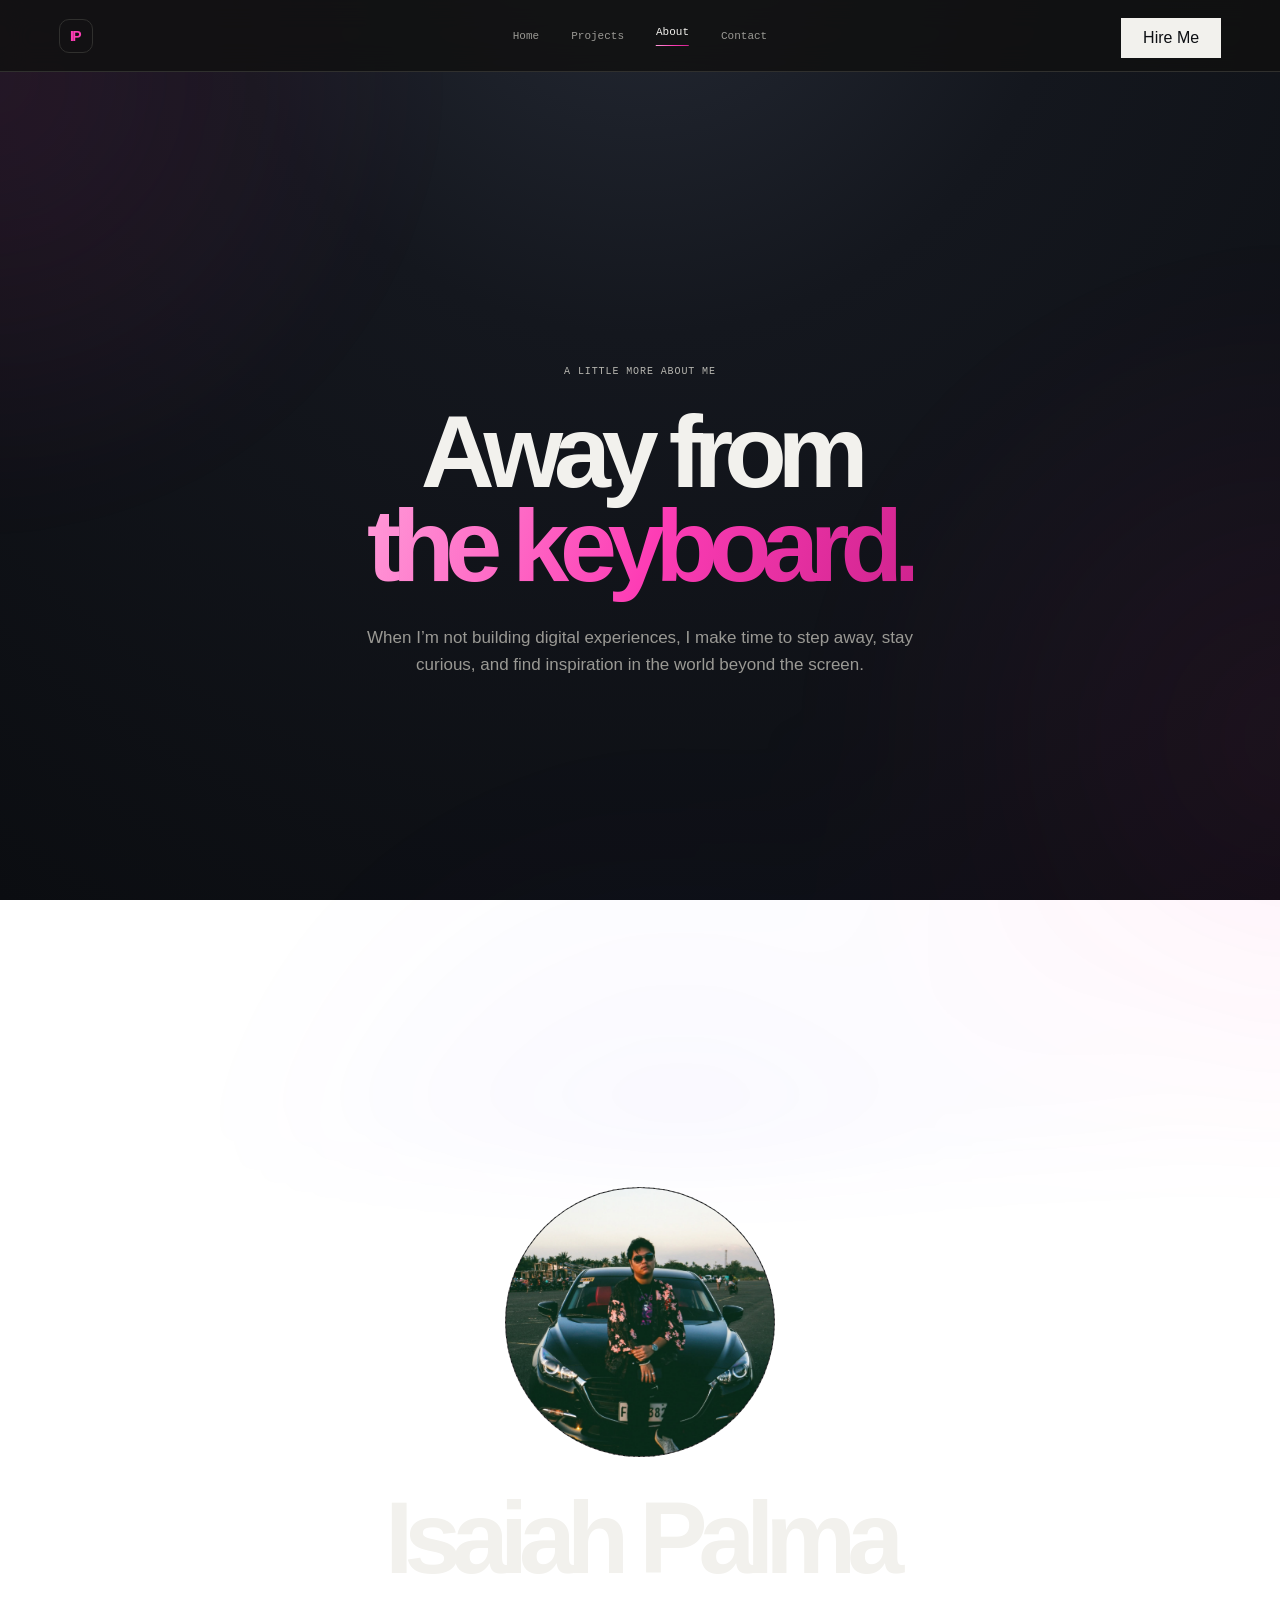
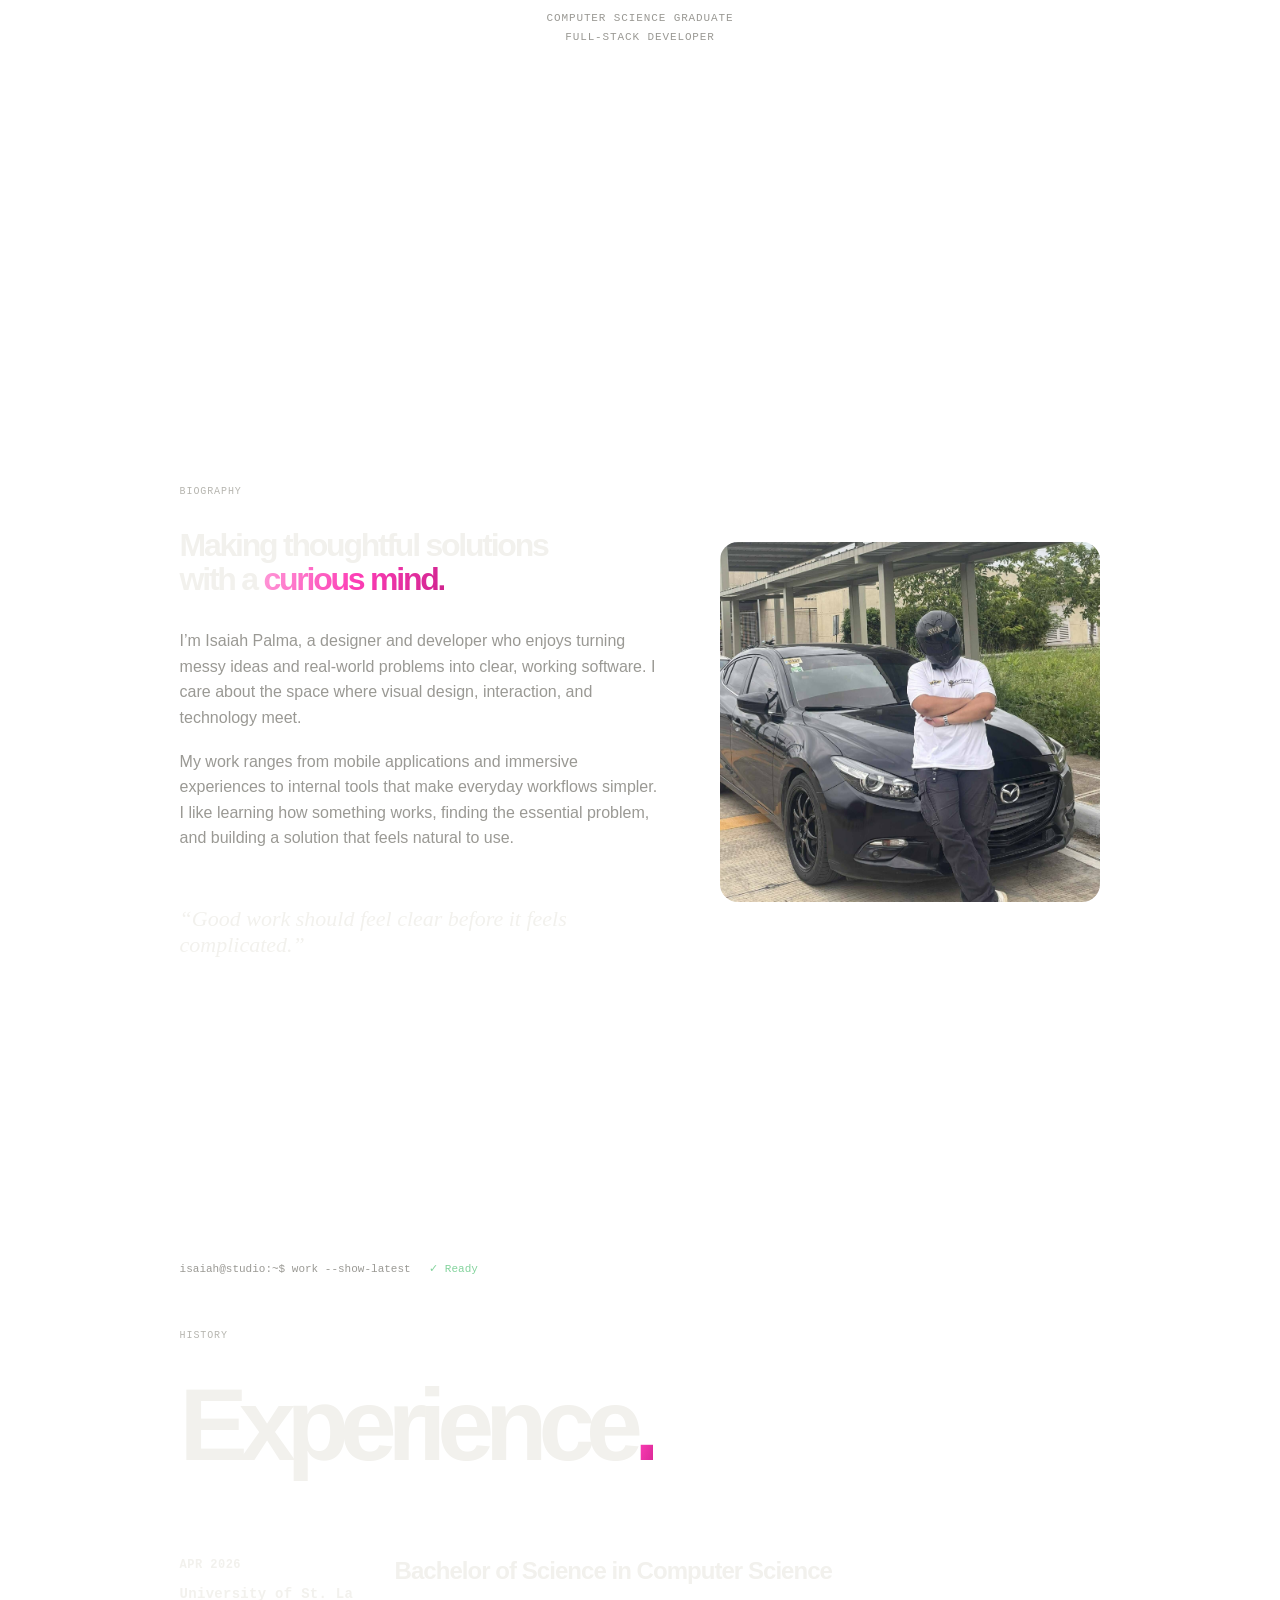
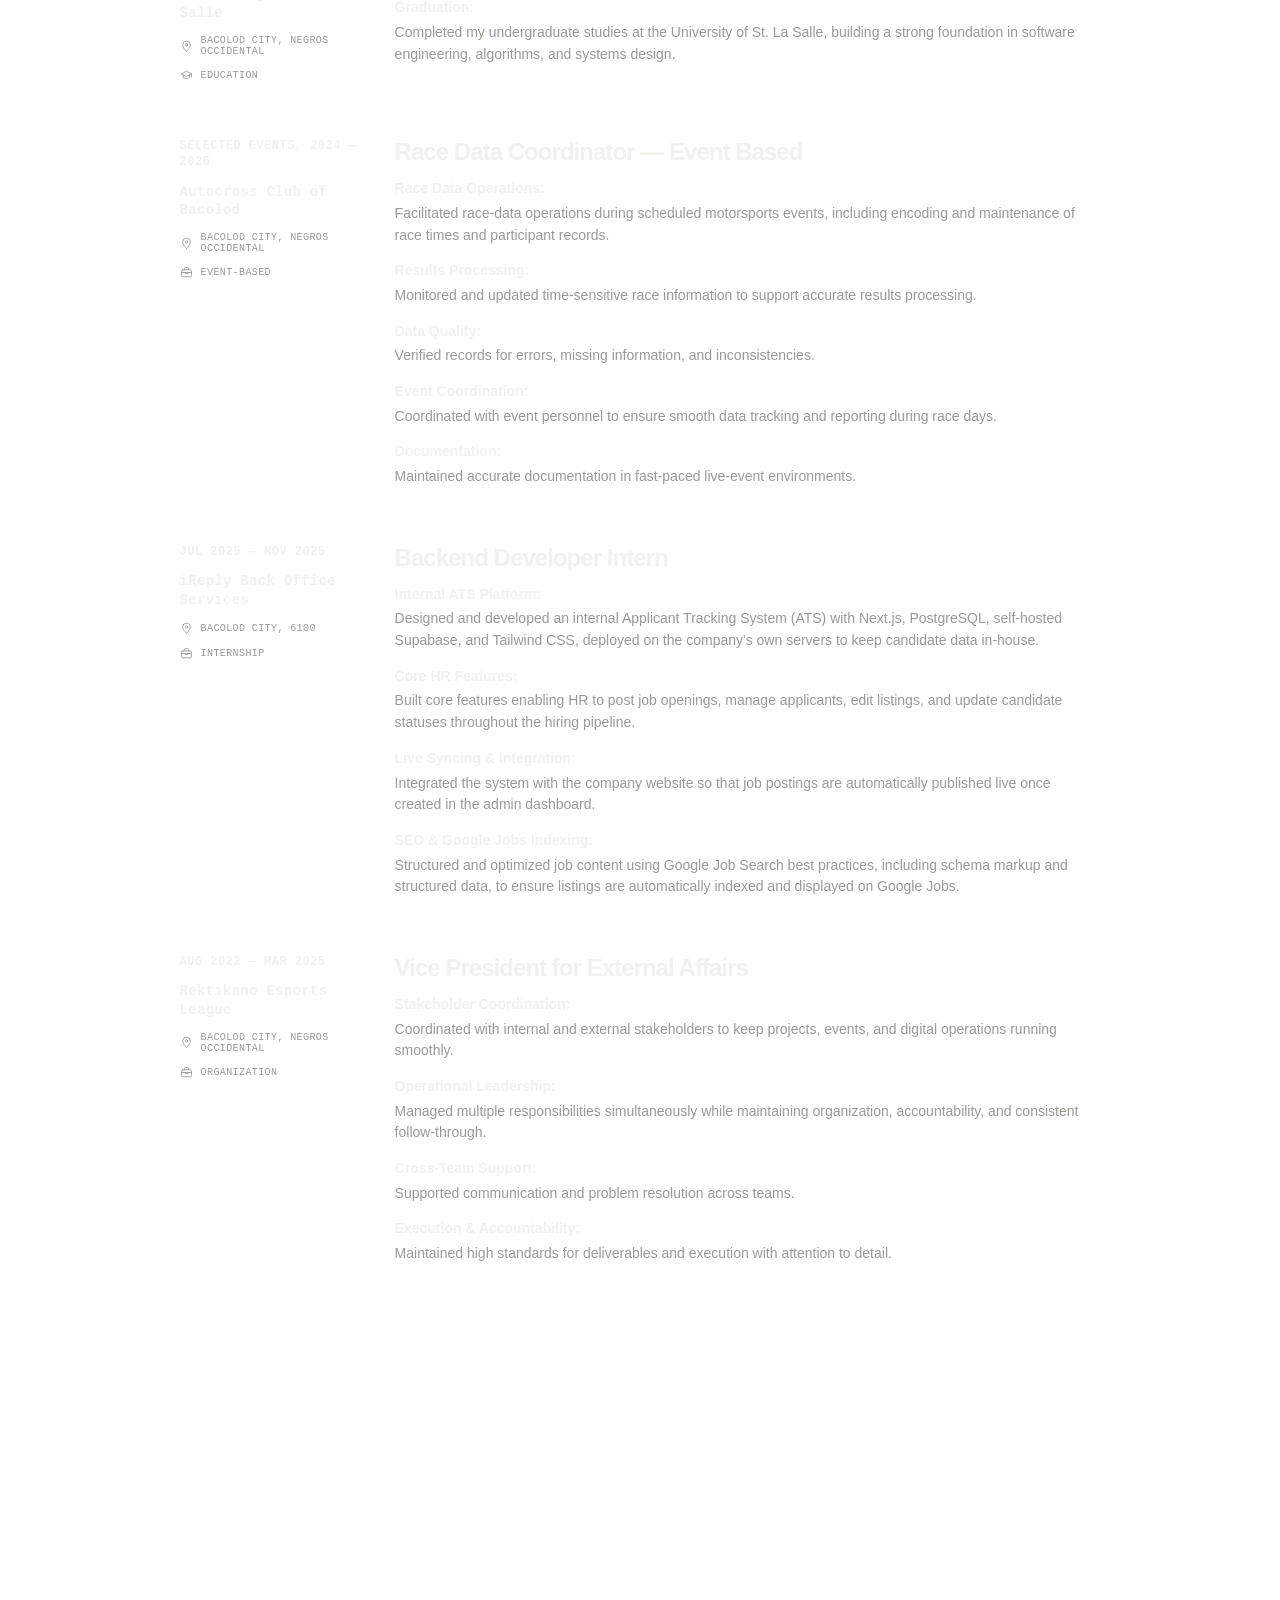
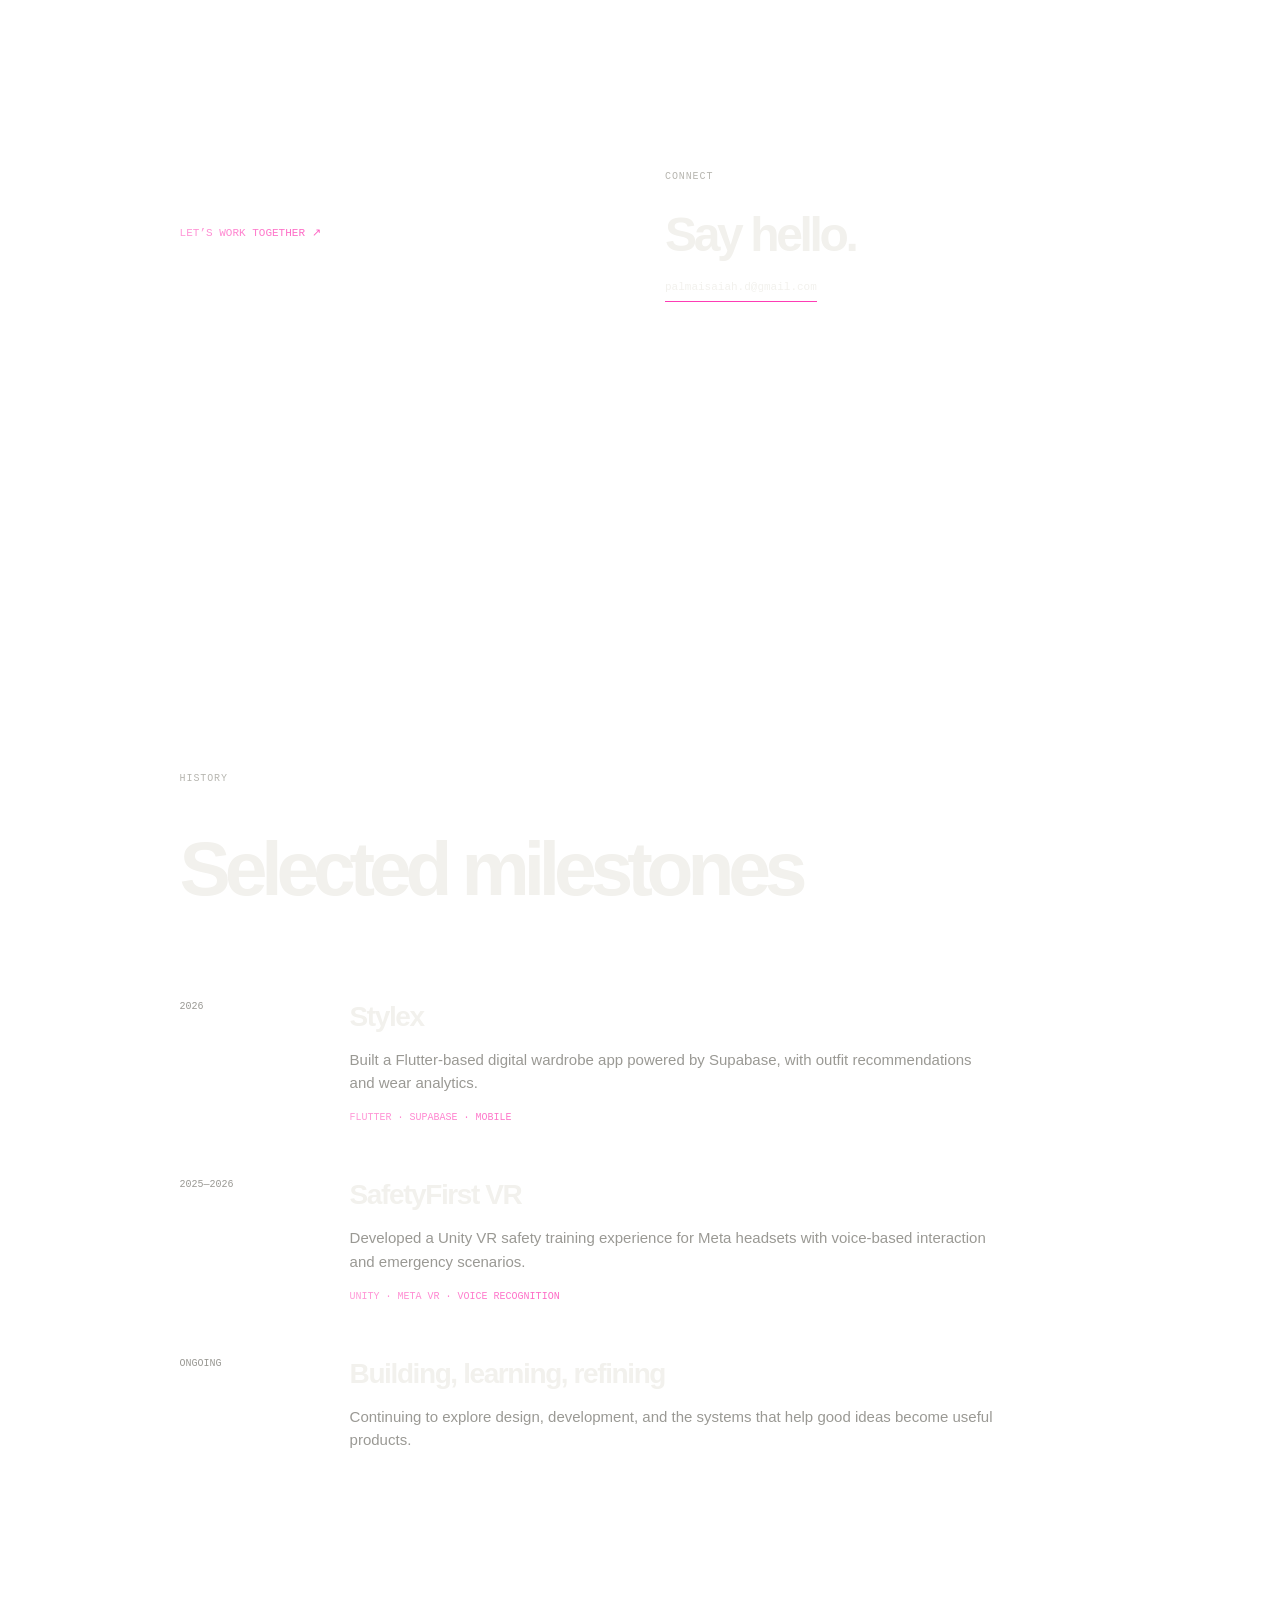
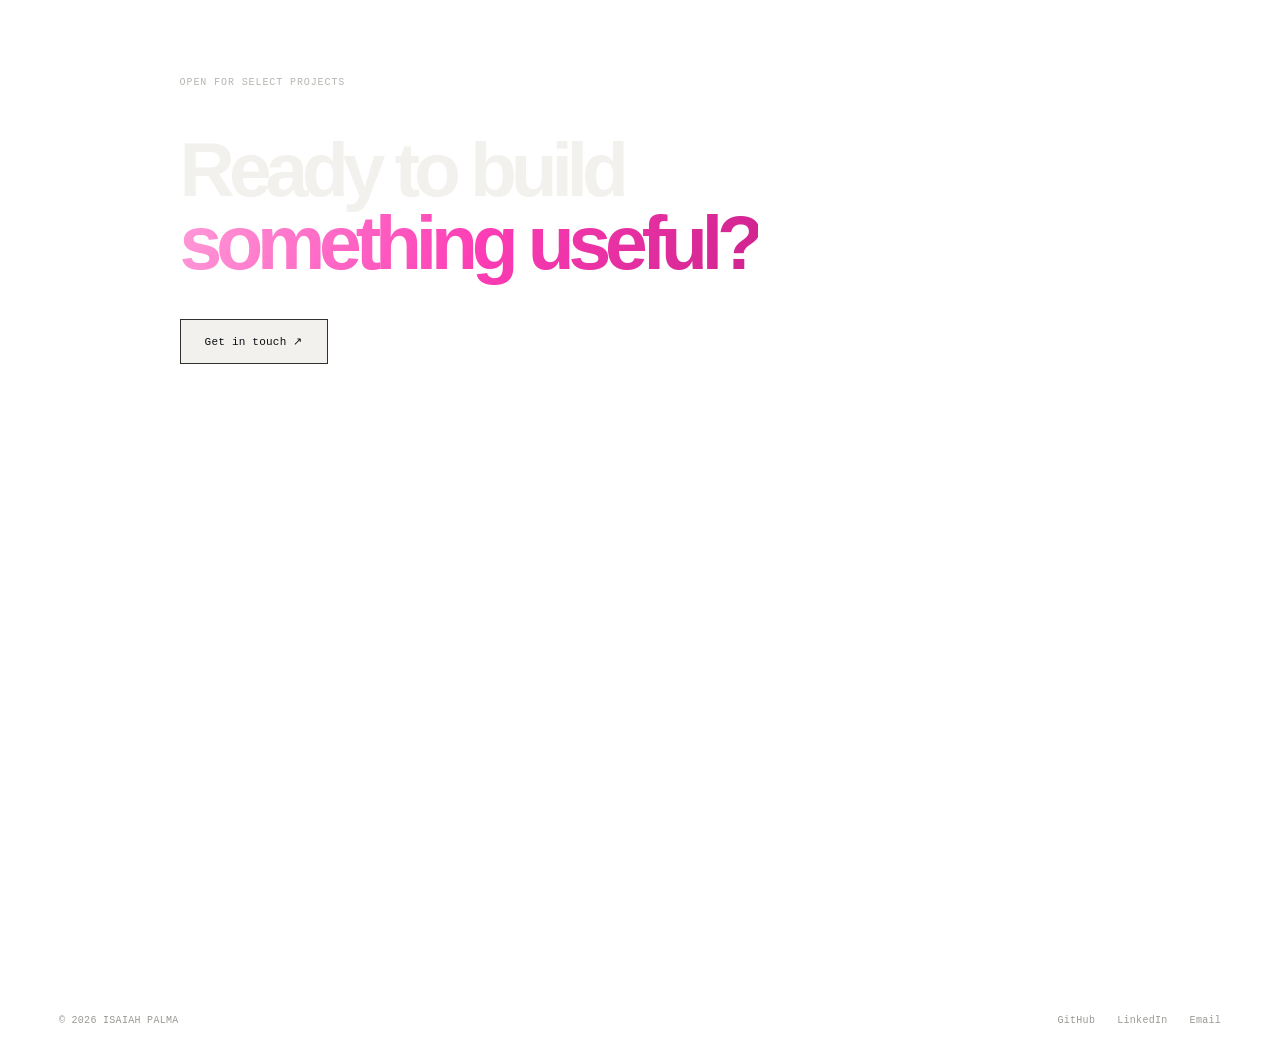
<file: about/index.html>
<!doctype html>
<html lang="en">
<head>
<link rel="icon" type="image/svg+xml" href="/favicon.svg"/>
<meta charset="UTF-8"/>
<meta name="viewport" content="width=device-width,initial-scale=1.0"/>
<meta name="description" content="About Isaiah Palma — designer and developer."/>
<title>Isaiah Palma | Developer</title>
<link rel="stylesheet" href="../styles.css"/>
<link rel="stylesheet" href="../theme-overrides.css"/>
<link rel="stylesheet" href="../header-fix.css"/>
<link rel="stylesheet" href="../about.css"/>
<link rel="stylesheet" href="../about-hero-fix.css"/>
<link rel="stylesheet" href="../about-away.css"/>
<link rel="stylesheet" href="../footer.css"/>
</head>
<body class="about-page">
<div class="site-shell">
<header class="nav-wrap">
<a class="logo monogram" href="../index.html" aria-label="Isaiah Palma home">IP</a>
<button class="menu-toggle" aria-label="Toggle navigation" aria-expanded="false"><span></span><span></span></button>
<nav class="nav">
<a href="../index.html">Home</a>
<a href="../projects/">Projects</a>
<a class="active" href="./">About</a>
<a href="../contact/">Contact</a>
<a class="nav-cta nav-cta-mobile" href="../contact/">Hire Me</a>
</nav>
<a class="nav-cta nav-cta-desktop" href="../contact/">Hire Me</a>
</header>
<main>
<section class="about-away about-wrap">
<p class="eyebrow">A LITTLE MORE ABOUT ME</p>
<h2>Away from<br/><span>the keyboard.</span></h2>
<p>When I’m not building digital experiences, I make time to step away, stay curious, and find inspiration in the world beyond the screen.</p>
</section>
<section class="about-hero about-wrap">
<div class="profile-image"><img src="../Images/Profile.jpg" alt="Isaiah Palma"/></div>
<div class="about-identity"><h1>Isaiah Palma</h1><p class="about-role">COMPUTER SCIENCE GRADUATE<br/><span>FULL-STACK DEVELOPER</span></p></div>
</section>
<section class="about-bio about-wrap"><div class="about-bio-copy"><p class="eyebrow">BIOGRAPHY</p><h2>Making thoughtful solutions with a <span>curious mind.</span></h2><div class="bio-copy"><p>I’m Isaiah Palma, a designer and developer who enjoys turning messy ideas and real-world problems into clear, working software. I care about the space where visual design, interaction, and technology meet.</p><p>My work ranges from mobile applications and immersive experiences to internal tools that make everyday workflows simpler. I like learning how something works, finding the essential problem, and building a solution that feels natural to use.</p></div><blockquote>“Good work should feel clear before it feels complicated.”</blockquote></div><div class="about-visuals" aria-label="Biography image slideshow"><div class="is-active"><img src="../Images/Biography/1.jpg" alt="Isaiah Palma biography image 1"/></div><div><img src="../Images/Biography/2.jpg" alt="Isaiah Palma biography image 2"/></div><div><img src="../Images/Biography/3.jpg" alt="Isaiah Palma biography image 3"/></div></div></section>
<section class="writings about-wrap">
<div class="work-heading"><div class="terminal-line">isaiah@studio:~$ work --show-latest <span>✓ Ready</span></div><p class="eyebrow">HISTORY</p><h2>Experience<span>.</span></h2></div>
<div class="experience-list">
<article class="experience-row"><div class="experience-meta"><strong class="experience-date">JUL 2025 — NOV 2025</strong><strong class="experience-company">iReply Back Office Services</strong><div class="experience-detail"><svg viewBox="0 0 24 24" aria-hidden="true"><path d="M12 21s7-6.1 7-12a7 7 0 1 0-14 0c0 5.9 7 12 7 12Z"/><circle cx="12" cy="9" r="2.2"/></svg><span>BACOLOD CITY, 6100</span></div><div class="experience-detail"><svg viewBox="0 0 24 24" aria-hidden="true"><rect x="3" y="7" width="18" height="13" rx="2"/><path d="M8 7V5a2 2 0 0 1 2-2h4a2 2 0 0 1 2 2v2M3 12h18M10 12v2h4v-2"/></svg><span>INTERNSHIP</span></div></div><div class="experience-content"><h3>Backend Developer Intern</h3><div class="experience-points"><p><strong>Internal ATS Platform:</strong> Designed and developed an internal Applicant Tracking System (ATS) with Next.js, PostgreSQL, self-hosted Supabase, and Tailwind CSS, deployed on the company's own servers to keep candidate data in-house.</p><p><strong>Core HR Features:</strong> Built core features enabling HR to post job openings, manage applicants, edit listings, and update candidate statuses throughout the hiring pipeline.</p><p><strong>Live Syncing &amp; Integration:</strong> Integrated the system with the company website so that job postings are automatically published live once created in the admin dashboard.</p><p><strong>SEO &amp; Google Jobs Indexing:</strong> Structured and optimized job content using Google Job Search best practices, including schema markup and structured data, to ensure listings are automatically indexed and displayed on Google Jobs.</p></div></div></article>
<article class="experience-row"><div class="experience-meta"><strong class="experience-date">AUG 2022 — MAR 2025</strong><strong class="experience-company">Rektikano Esports League</strong><div class="experience-detail"><svg viewBox="0 0 24 24" aria-hidden="true"><path d="M12 21s7-6.1 7-12a7 7 0 1 0-14 0c0 5.9 7 12 7 12Z"/><circle cx="12" cy="9" r="2.2"/></svg><span>BACOLOD CITY, NEGROS OCCIDENTAL</span></div><div class="experience-detail"><svg viewBox="0 0 24 24" aria-hidden="true"><rect x="3" y="7" width="18" height="13" rx="2"/><path d="M8 7V5a2 2 0 0 1 2-2h4a2 2 0 0 1 2 2v2M3 12h18M10 12v2h4v-2"/></svg><span>ORGANIZATION</span></div></div><div class="experience-content"><h3>Vice President for External Affairs</h3><div class="experience-points"><p><strong>Stakeholder Coordination:</strong> Coordinated with internal and external stakeholders to keep projects, events, and digital operations running smoothly.</p><p><strong>Operational Leadership:</strong> Managed multiple responsibilities simultaneously while maintaining organization, accountability, and consistent follow-through.</p><p><strong>Cross-Team Support:</strong> Supported communication and problem resolution across teams.</p><p><strong>Execution &amp; Accountability:</strong> Maintained high standards for deliverables and execution with attention to detail.</p></div></div></article>
<article class="experience-row"><div class="experience-meta"><strong class="experience-date">SELECTED EVENTS, 2024 — 2026</strong><strong class="experience-company">Autocross Club of Bacolod</strong><div class="experience-detail"><svg viewBox="0 0 24 24" aria-hidden="true"><path d="M12 21s7-6.1 7-12a7 7 0 1 0-14 0c0 5.9 7 12 7 12Z"/><circle cx="12" cy="9" r="2.2"/></svg><span>BACOLOD CITY, NEGROS OCCIDENTAL</span></div><div class="experience-detail"><svg viewBox="0 0 24 24" aria-hidden="true"><rect x="3" y="7" width="18" height="13" rx="2"/><path d="M8 7V5a2 2 0 0 1 2-2h4a2 2 0 0 1 2 2v2M3 12h18M10 12v2h4v-2"/></svg><span>EVENT-BASED</span></div></div><div class="experience-content"><h3>Race Data Coordinator — Event Based</h3><div class="experience-points"><p><strong>Race Data Operations:</strong> Facilitated race-data operations during scheduled motorsports events, including encoding and maintenance of race times and participant records.</p><p><strong>Results Processing:</strong> Monitored and updated time-sensitive race information to support accurate results processing.</p><p><strong>Data Quality:</strong> Verified records for errors, missing information, and inconsistencies.</p><p><strong>Event Coordination:</strong> Coordinated with event personnel to ensure smooth data tracking and reporting during race days.</p><p><strong>Documentation:</strong> Maintained accurate documentation in fast-paced live-event environments.</p></div></div></article>
<article class="experience-row education-row"><div class="experience-meta"><strong class="experience-date">APR 2026</strong><strong class="experience-company">University of St. La Salle</strong><div class="experience-detail"><svg viewBox="0 0 24 24" aria-hidden="true"><path d="M12 21s7-6.1 7-12a7 7 0 1 0-14 0c0 5.9 7 12 7 12Z"/><circle cx="12" cy="9" r="2.2"/></svg><span>BACOLOD CITY, NEGROS OCCIDENTAL</span></div><div class="experience-detail"><svg viewBox="0 0 24 24" aria-hidden="true"><path d="M3 9 12 4l9 5-9 5-9-5Z"/><path d="M6 11v5c2.8 2.2 9.2 2.2 12 0v-5M21 9v6"/></svg><span>EDUCATION</span></div></div><div class="experience-content"><h3>Bachelor of Science in Computer Science</h3><div class="experience-points"><p><strong>Graduation:</strong> Completed my undergraduate studies at the University of St. La Salle, building a strong foundation in software engineering, algorithms, and systems design.</p></div></div></article>
</div></section>
<section class="about-connect about-wrap"><a class="resume-link" href="../index.html#contact">LET’S WORK TOGETHER ↗</a><div><p class="eyebrow">CONNECT</p><h2>Say hello.</h2><a class="email-link" href="mailto:palmaisaiah.d@gmail.com">palmaisaiah.d@gmail.com</a></div></section>
<section class="history about-wrap"><p class="eyebrow">HISTORY</p><h2>Selected milestones</h2><article class="history-item"><p class="history-label">2026</p><div><h3>Stylex</h3><p>Built a Flutter-based digital wardrobe app powered by Supabase, with outfit recommendations and wear analytics.</p><p class="history-tech">FLUTTER · SUPABASE · MOBILE</p></div></article><article class="history-item"><p class="history-label">2025—2026</p><div><h3>SafetyFirst VR</h3><p>Developed a Unity VR safety training experience for Meta headsets with voice-based interaction and emergency scenarios.</p><p class="history-tech">UNITY · META VR · VOICE RECOGNITION</p></div></article><article class="history-item"><p class="history-label">ONGOING</p><div><h3>Building, learning, refining</h3><p>Continuing to explore design, development, and the systems that help good ideas become useful products.</p></div></article></section>
<section class="about-cta about-wrap"><p class="eyebrow">OPEN FOR SELECT PROJECTS</p><h2>Ready to build<br/><span>something useful?</span></h2><a class="button button-light" href="../index.html#contact">Get in touch ↗</a></section>
</main>
<footer id="site-footer" class="site-footer">
<span>© 2026 ISAIAH PALMA</span>
<div class="site-footer-links"><a href="https://github.com/idrpalma" target="_blank" rel="noreferrer">GitHub</a><a href="https://www.linkedin.com/in/idrpalma/" target="_blank" rel="noreferrer">LinkedIn</a><a href="mailto:palmaisaiah.d@gmail.com">Email</a></div>
</footer>
</div>
<script src="../script.js"></script>
<script src="../about-carousel.js"></script>
<script src="../about-scroll.js"></script>
<script src="../work-experience-guide.js"></script>
</body>
</html>
</file>
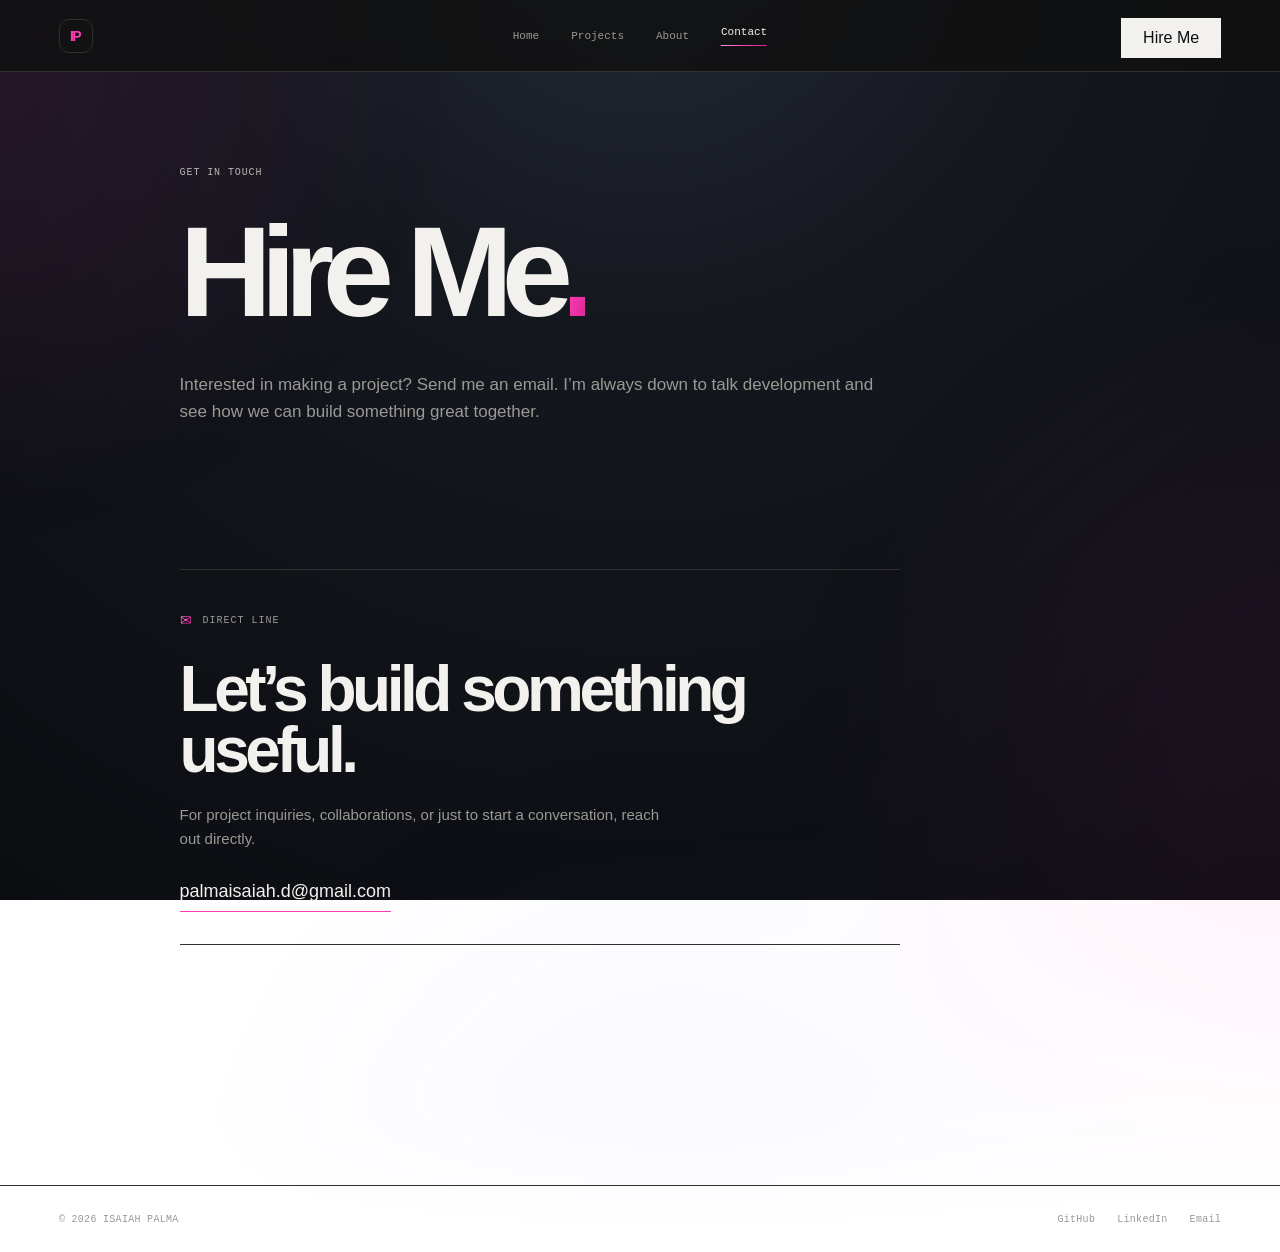
<file: contact/index.html>
<!doctype html>
<html lang="en">
<head>
<link rel="icon" type="image/svg+xml" href="/favicon.svg"/>
<meta charset="UTF-8"/>
<meta name="viewport" content="width=device-width,initial-scale=1.0"/>
<meta name="description" content="Contact Isaiah Palma — developer and computer science graduate."/>
<title>Isaiah Palma | Developer</title>
<link rel="stylesheet" href="../styles.css"/>
<link rel="stylesheet" href="../theme-overrides.css"/>
<link rel="stylesheet" href="../header-fix.css"/>
<link rel="stylesheet" href="../footer.css"/>
<link rel="stylesheet" href="../contact.css"/>
</head>
<body class="contact-page">
<div class="site-shell">
<header class="nav-wrap">
<a class="logo monogram" href="../index.html" aria-label="Isaiah Palma home">IP</a>
<button class="menu-toggle" aria-label="Toggle navigation" aria-expanded="false"><span></span><span></span></button>
<nav class="nav">
<a href="../index.html">Home</a>
<a href="../projects/">Projects</a>
<a href="../about/">About</a>
<a class="active" href="./">Contact</a>
<a class="nav-cta nav-cta-mobile" href="./">Hire Me</a>
</nav>
<a class="nav-cta nav-cta-desktop" href="./">Hire Me</a>
</header>
<main class="contact-main">
<section class="contact-intro">
<p class="eyebrow">GET IN TOUCH</p>
<h1>Hire Me<span>.</span></h1>
<p class="contact-lead">Interested in making a project? Send me an email. I’m always down to talk development and see how we can build something great together.</p>
</section>
<section class="contact-grid">
<div class="direct-line">
<p class="direct-label"><span aria-hidden="true">✉</span> DIRECT LINE</p>
<h2>Let’s build something useful.</h2>
<p class="direct-copy">For project inquiries, collaborations, or just to start a conversation, reach out directly.</p>
<a href="mailto:palmaisaiah.d@gmail.com">palmaisaiah.d@gmail.com</a>
</div>
</section>
</main>
<footer id="site-footer" class="site-footer">
<span>© 2026 ISAIAH PALMA</span>
<div class="site-footer-links"><a href="https://github.com/idrpalma" target="_blank" rel="noreferrer">GitHub</a><a href="https://www.linkedin.com/in/idrpalma/" target="_blank" rel="noreferrer">LinkedIn</a><a href="mailto:palmaisaiah.d@gmail.com">Email</a></div>
</footer>
</div>
<script src="../script.js"></script>
</body>
</html>
</file>
<file: styles.css>
:root{--bg:#111;--panel:#151515;--text:#f2f1ed;--muted:#9a9994;--line:#30302e;--accent:#FD3DB5;--accent-gradient:linear-gradient(110deg,#ff9bd8 0%,#fd3db5 52%,#cf238e 100%);--mono:'DM Mono',monospace;--sans:'DM Sans',sans-serif}
*{box-sizing:border-box}
html{scroll-behavior:smooth}
body{margin:0;background:var(--bg);color:var(--text);font-family:var(--sans);background-image:linear-gradient(rgba(255,255,255,.035) 1px,transparent 1px),linear-gradient(90deg,rgba(255,255,255,.035) 1px,transparent 1px);background-size:48px 48px}
.site-shell{max-width:1440px;margin:auto;overflow:hidden}
.nav-wrap{height:72px;padding:0 4.6vw;border-bottom:1px solid var(--line);display:flex;align-items:center;justify-content:space-between;background:rgba(17,17,17,.82);position:relative;z-index:3}
.logo,.nav,.eyebrow,footer,.button,.small-copy,.project p{font-family:var(--mono)}
.logo{font-size:11px;font-weight:500;letter-spacing:.03em}
.nav{display:flex;align-items:center;gap:32px;font-size:11px;color:var(--muted)}
.nav a{transition:color .2s}
.nav a:hover,.nav .active{color:var(--text)}
.nav .active:after{content:"";display:block;height:1px;background:var(--accent);margin-top:7px}
.nav-cta{background:var(--text);color:var(--bg)!important;padding:11px 22px}
.menu-toggle{display:none;background:none;border:0}
.hero{min-height:580px;padding:130px 8vw 110px;text-align:center;display:flex;align-items:center;flex-direction:column}
.eyebrow{font-size:10px;letter-spacing:.09em;color:#b7b6b0;margin:0}
.hero h1,.services h2,.section-top h2,.contact h2{font-size:clamp(48px,7vw,97px);line-height:.98;letter-spacing:-.075em;margin:38px 0 34px;font-weight:700}
.hero h1 span,.services h2 span,.section-top h2 span,.contact h2 span{color:var(--accent)}
.hero-intro{color:var(--muted);font-size:16px;line-height:1.5;max-width:570px;margin:0 auto 34px}
.hero-actions{display:flex;gap:12px}
.button{font-size:11px;letter-spacing:.02em;padding:15px 24px;border:1px solid var(--line);display:inline-block;text-decoration:none}
.button-light{background:var(--text);color:var(--bg)}
.button-dark{color:var(--text)}
.button-dark span{color:var(--accent);margin-left:22px}
.section-wrap{max-width:1240px;margin:0 auto;padding:65px 4.6vw}
.intro-grid{display:grid;grid-template-columns:1.2fr .8fr;padding-top:0;gap:20px}
.panel{border:1px solid var(--line);background:rgba(21,21,21,.75);padding:38px 42px;min-height:400px}
.panel h2{font-size:clamp(28px,3.5vw,48px);line-height:1.1;letter-spacing:-.065em;margin:50px 0 32px}
.panel h2 span{color:var(--accent)}
.body-copy{font-size:14px;line-height:1.6;color:var(--muted);max-width:525px;margin:0}
.toolkit h3{font-size:22px;letter-spacing:-.04em;margin:48px 0 25px}
.skill-grid{display:flex;flex-wrap:wrap;gap:8px}
.skill-grid span{font:10px var(--mono);color:#d1d0c8}
.skill-grid .tech-chip{border:1px solid var(--line);padding:8px 9px;color:var(--muted);background:rgba(255,255,255,.025)}
.small-copy{color:var(--muted);font-size:10px;line-height:1.6;margin-top:35px}
.services{border-top:1px solid var(--line);margin-top:50px}
.services h2{margin:38px 0 50px}
.service-list{border-top:1px solid var(--line);display:grid;grid-template-columns:repeat(3,1fr)}
.service-list article{padding:25px 28px 25px 0;border-right:1px solid var(--line);margin-right:28px}
.service-list article:last-child{border-right:0;margin-right:0}
.service-list h3{font-size:20px;line-height:1.1;letter-spacing:-.04em;margin:50px 0 18px}
.service-list article>p:last-child{font-size:13px;line-height:1.55;color:var(--muted);max-width:280px}
.work{border-top:1px solid var(--line)}
.section-top{display:flex;justify-content:space-between;align-items:end}
.section-top h2{margin:38px 0 55px}
.section-note{font:11px/1.5 var(--mono);color:var(--muted);margin:0 0 58px;text-align:right}
.project-list{border-top:1px solid var(--line)}
.project{display:grid;grid-template-columns:80px 1fr 30px;align-items:center;border-bottom:1px solid var(--line);padding:27px 0;transition:padding .3s,color .3s}
.project:hover{padding-left:16px;padding-right:16px;color:var(--accent)}
.project-index{font:11px var(--mono);color:var(--muted)}
.project h3{font-size:23px;letter-spacing:-.05em;margin:0 0 6px}
.project p{font-size:10px;color:var(--muted);margin:0}
.project-arrow{font-size:23px}
.contact{margin-bottom:80px;padding-top:35px;padding-bottom:35px}
.contact-panel{position:relative;overflow:hidden;border:1px solid var(--line);border-radius:18px;background:radial-gradient(circle at 82% 78%,rgba(253,61,181,.18),transparent 34%),linear-gradient(135deg,#121212 0%,#171717 58%,#202020 100%);padding:72px 32px 70px;text-align:center}
.contact-panel:before{content:"";position:absolute;inset:0;background:linear-gradient(115deg,transparent 35%,rgba(255,255,255,.035),transparent 65%);pointer-events:none}
.contact-status{display:inline-flex;align-items:center;gap:10px;margin:0;padding:0;color:var(--muted);font:10px var(--mono);letter-spacing:.08em}
.contact-status span{width:7px;height:7px;border-radius:50%;background:#28e77a;box-shadow:0 0 10px rgba(40,231,122,.65)}
.contact h2{position:relative;margin:24px auto 8px;max-width:820px;font-size:clamp(34px,5vw,64px);line-height:1;letter-spacing:-.07em}
.contact h2 span{display:block;color:var(--accent)}
.contact-button{display:inline-flex;align-items:center;gap:22px;margin-top:20px;padding:14px 18px;border:1px solid var(--line);background:var(--text);color:var(--bg);font:11px var(--mono);transition:transform .2s,background .2s}
.contact-button:hover{background:var(--accent);border-color:var(--accent);transform:translateY(-2px)}
.contact-button span{color:var(--accent);font-size:16px}
.contact-supporting{position:relative;margin:31px auto 0;color:#c1c0bc;font-size:15px;line-height:1.5;max-width:720px}
footer{border-top:1px solid var(--line);padding:18px 4.6vw 35px;display:flex;justify-content:space-between;color:var(--muted);font-size:10px;letter-spacing:.03em}
footer div{display:flex;gap:20px}
footer a{color:var(--text)}
.reveal{opacity:0;transform:translateY(18px);transition:opacity .65s ease,transform .65s ease}
.reveal.visible{opacity:1;transform:none}
@media(max-width:700px){.nav{display:none;position:absolute;right:5vw;top:62px;background:var(--panel);border:1px solid var(--line);padding:18px;flex-direction:column;align-items:flex-end;gap:18px}
.nav.open{display:flex}
.menu-toggle{display:flex;flex-direction:column;gap:5px}
.menu-toggle span{display:block;width:24px;height:1px;background:var(--text)}
.hero{min-height:530px;padding:95px 7vw 80px}
.hero h1{font-size:15vw;margin:32px 0}
.hero-intro{font-size:14px}
.hero-actions{flex-direction:column;width:100%;max-width:260px}
.button{width:100%}
.section-wrap{padding:50px 7vw}
.intro-grid{display:block;padding-top:0}
.panel{padding:28px 25px;min-height:auto;margin-bottom:16px}
.panel h2{font-size:10vw;margin:45px 0 28px}
.toolkit h3{margin:43px 0 25px}
.services{margin-top:35px}
.services h2,.section-top h2,.contact h2{font-size:13vw}
.service-list{display:block}
.service-list article{border-right:0;border-bottom:1px solid var(--line);margin:0;padding:25px 0}
.service-list h3{margin:35px 0 14px}
.section-top{display:block}
.section-note{text-align:left;margin-bottom:35px}
.project{grid-template-columns:42px 1fr 25px}
.project h3{font-size:19px}
.contact{margin:15px 7vw 50px;padding-left:0;padding-right:0}
.contact-panel{border-radius:14px;padding:48px 20px 50px}
.contact-status{max-width:100%;font-size:8px;letter-spacing:.045em;white-space:nowrap}
.contact h2{font-size:11vw;margin-top:23px}
.contact-supporting{font-size:13px}
footer{display:grid;gap:14px;line-height:1.4}
footer div{gap:16px}
}
</file>
<file: theme-overrides.css>
:root{--bg:#0d0f13;--accent:#FD3DB5;--accent-gradient:linear-gradient(110deg,#ff9bd8 0%,#fd3db5 52%,#cf238e 100%)}

.hero h1 .accent-line,.services h2 span,.section-top h2 span,.panel h2 span,.contact h2 span,.contact-intro h1 span,.project-page h1 span,.about-away h2 span,.about-hero h1 span,.about-bio h2 span,.writings h2 span,.work-heading h2 span,.about-cta h2 span,.history-tech,.coming-soon,.resume-link,.project-page .project-meta>.project-category,.project-arrow,.project-image-placeholder:before,.button-dark span,.contact-button span,.contact-submit span,.direct-label span{color:transparent!important;background-image:var(--accent-gradient);-webkit-background-clip:text;background-clip:text}
.nav .active:after,.experience-list:after{background:var(--accent-gradient)!important}
.filter-button:hover,.filter-button.active,.contact-button:hover{background:var(--accent-gradient)!important;border-color:transparent!important}
body{position:relative;isolation:isolate;overflow-x:hidden;background:radial-gradient(circle at 50% -10%,#252a35 0%,#14171e 36%,#0b0d11 100%);background-attachment:fixed;background-image:radial-gradient(circle at 50% -10%,#252a35 0%,#14171e 36%,#0b0d11 100%)}
.site-shell{position:relative;z-index:1}
body:before{content:"";position:fixed;inset:-30%;z-index:0;pointer-events:none;opacity:.58;background:radial-gradient(circle at 18% 24%,rgba(253,61,181,.16),transparent 23%),radial-gradient(circle at 82% 70%,rgba(253,61,181,.12),transparent 26%),radial-gradient(circle at 52% 104%,rgba(110,75,255,.08),transparent 28%);filter:blur(42px);animation:ambientGlow 16s ease-in-out infinite alternate}
@keyframes ambientGlow{0%{transform:translate3d(-10%, -7%, 0) scale(1)}35%{transform:translate3d(7%, 3%, 0) scale(1.08)}70%{transform:translate3d(-3%, 10%, 0) scale(1.14)}100%{transform:translate3d(10%, -2%, 0) scale(1.05)}}
@media(prefers-reduced-motion:reduce){body:before{animation:none}}

/* Service cards */
.services{border-top:0}
.service-list{border-top:0;gap:18px}
.service-list article{border:1px solid var(--line);border-radius:18px;margin:0;padding:28px;background:rgba(255,255,255,.025)}
.service-list article:last-child{border-right:1px solid var(--line);margin-right:0}
.service-list h3{margin:58px 0 18px}
.service-list article:nth-child(1){transition-delay:.08s}
.service-list article:nth-child(2){transition-delay:.2s}
.service-list article:nth-child(3){transition-delay:.32s}
@media(max-width:700px){.service-list{display:block}.service-list article,.service-list article:last-child{border:1px solid var(--line);margin:0 0 14px;padding:24px}.service-list article:last-child{margin-bottom:0}.service-list h3{margin:40px 0 14px}}
@media(prefers-reduced-motion:reduce){.service-list article{transition:none;transition-delay:0!important}}

/* Centered short-story bio */
.intro-grid{display:block}
.short-story{text-align:center;min-height:0;padding:28px 42px 32px}
.short-story .eyebrow{text-align:left}
.short-story h2{max-width:720px;margin:24px auto 14px;font-size:clamp(26px,3vw,42px)}
.short-story h3{max-width:650px;margin:0 auto 20px;font-size:clamp(21px,2.5vw,32px);line-height:1.08;letter-spacing:-.055em}
.short-story .body-copy{max-width:650px;margin:0 auto;font-size:13px;line-height:1.55}
.intro-grid .toolkit{margin-top:18px}
.intro-grid{display:grid;grid-template-columns:repeat(3,minmax(0,1fr));gap:12px;align-items:stretch}
.intro-grid .short-story{grid-column:span 2}
.intro-grid .toolkit{grid-column:span 1}
.intro-grid .toolkit{margin-top:0;height:100%}
.intro-grid{padding-top:20px;padding-bottom:8px}
.homepage-extra-grid{padding-top:0;padding-bottom:20px;margin-top:0}
.intro-grid .panel{min-height:340px}
.short-story{padding-top:32px;padding-bottom:36px}
@media(max-width:700px){.intro-grid{display:block}.short-story{padding:28px 25px 32px}.short-story h2{margin-top:26px}.short-story h3{font-size:7vw;margin-bottom:24px}.intro-grid .toolkit{margin-top:16px}}

/* Homepage bio dashboard layout */
.services{margin-top:20px}
.contact-button{text-decoration:none}
.services>.eyebrow,.services>h2{display:block}
.services .service-list{grid-template-columns:repeat(3,minmax(0,1fr));gap:20px}
.services .service-list article{min-height:300px;display:flex;flex-direction:column}
.services .service-list article>p:last-child{margin-top:auto}
@media(max-width:700px){.services{margin-top:16px}.services .service-list{display:block}.services .service-list article{min-height:0}}

/* Reserved homepage content row */
.homepage-extra-grid{display:grid;grid-template-columns:repeat(3,minmax(0,1fr));gap:12px;margin-top:20px}
.homepage-extra-card{min-height:340px;border:1px solid var(--line);background:rgba(21,21,21,.75);padding:38px 42px}
.homepage-extra-card h3{font-size:clamp(22px,2vw,30px);line-height:1.08;letter-spacing:-.055em;margin:42px 0 18px}
.homepage-extra-card>p:last-child{margin:0;color:var(--muted);font-size:13px;line-height:1.6}
.homepage-mockup{margin:30px 0 22px;border:1px solid var(--line);background:#101217;overflow:hidden}
.mockup-toolbar{display:flex;gap:5px;padding:8px 10px;border-bottom:1px solid var(--line)}
.mockup-toolbar span{width:6px;height:6px;border-radius:50%;background:var(--accent);opacity:.8}
.mockup-screen{display:flex;gap:12px;padding:14px;height:82px}
.mockup-sidebar{width:24%;border:1px solid rgba(253,61,181,.28);background:rgba(253,61,181,.08)}
.mockup-lines{display:flex;flex:1;flex-direction:column;justify-content:center;gap:8px}
.mockup-lines i{display:block;height:5px;background:rgba(242,241,237,.18);border-radius:99px}
.mockup-lines i:nth-child(2){width:78%}.mockup-lines i:nth-child(3){width:58%;background:rgba(253,61,181,.45)}.mockup-lines i:nth-child(4){width:86%}
.experience-widget{margin:28px 0 24px;padding:16px;border:1px solid var(--line);background:rgba(255,255,255,.018);font:9px var(--mono);letter-spacing:.05em}
.experience-level-row,.experience-stat-row{display:flex;justify-content:space-between;gap:12px;color:var(--muted)}
.experience-level-row{position:relative}
.experience-level-row strong,.experience-stat-row strong{color:var(--text);font-weight:500}
.experience-level-value{position:relative;min-width:38px;text-align:right}
.experience-level-value span{display:block}
.experience-level-value span+span{position:absolute;inset:0;opacity:0;animation:experienceLevel 7s ease-in-out infinite}
.experience-level-row b{position:absolute;right:48px;margin-top:-1px;color:var(--accent);font-size:8px;opacity:0;animation:experienceFlash 7s ease-in-out infinite}
.experience-progress{height:7px;margin:14px 0 10px;border:1px solid var(--line);background:#0e1014;overflow:hidden}
.experience-progress span{display:block;width:0;height:100%;background:var(--accent-gradient);animation:experienceProgress 7s ease-in-out infinite}
.experience-tags{display:flex;flex-wrap:wrap;gap:6px;margin-top:16px}
.experience-tags span{padding:5px 7px;border:1px solid var(--line);color:var(--muted)}
@keyframes experienceProgress{0%{width:0}68%{width:100%}100%{width:100%}}
@keyframes experienceLevel{0%,68%{opacity:0}78%,100%{opacity:1}}
@keyframes experienceFlash{0%,68%{opacity:0;transform:translateY(3px)}72%,82%{opacity:1;transform:translateY(0)}88%,100%{opacity:0;transform:translateY(-3px)}}
@media(max-width:700px){.homepage-extra-grid{display:block;margin-top:16px}.homepage-extra-card{min-height:240px;margin-bottom:16px}.homepage-extra-card:last-child{margin-bottom:0}.homepage-extra-card h3{margin-top:32px}}
@media(prefers-reduced-motion:reduce){.experience-progress span,.experience-level-value span+span,.experience-level-row b{animation:none}.experience-progress span{width:100%}.experience-level-value span+span{display:none}}
</file>
<file: header-fix.css>
.site-shell{overflow:visible}
.nav-wrap{width:100vw;margin-left:calc(50% - 50vw);position:sticky;top:0;z-index:100;background:rgba(17,17,17,.86);backdrop-filter:blur(14px)}
.logo{color:var(--text);text-decoration:none;white-space:nowrap}
.logo.monogram{display:inline-grid;place-items:center;width:34px;height:34px;border:1px solid var(--line);border-radius:10px;color:var(--accent);font-family:var(--sans);font-size:14px;font-weight:700;letter-spacing:-.12em;padding-right:.12em}
.nav{position:absolute;left:50%;transform:translateX(-50%)}
.nav a{color:var(--muted);text-decoration:none}
.nav a:hover,.nav .active{color:var(--text)}
.nav .active:after{background:var(--accent)}
.nav-cta{background:var(--text);color:var(--bg)!important;text-decoration:none;padding:11px 22px}
.nav-cta-desktop{position:absolute;right:4.6vw;top:18px}
.nav-cta-mobile{display:none}
.nav-wrap{min-width:0}
.menu-toggle span{flex:none}
@media(max-width:700px){.nav-wrap{padding-left:7vw;padding-right:7vw}
.nav{left:auto;right:7vw;transform:none}
.nav a{color:var(--text)}
.nav-cta-desktop{display:none}
.nav-cta-mobile{display:block;color:var(--bg)!important}
}
</file>
<file: about.css>
.about-wrap{max-width:1100px;margin:0 auto;padding:90px 7vw}.about-hero{min-height:560px;display:grid;grid-template-columns:1fr 1fr;align-items:center;gap:70px}.profile-image{height:380px;border:1px dashed #5a5a55;background:#17191e;display:flex;align-items:center;justify-content:center;text-align:center;color:var(--accent);font:11px var(--mono);letter-spacing:.08em}.profile-image small{font:10px var(--mono);color:var(--muted);letter-spacing:0}.about-hero h1{font-size:clamp(60px,9vw,125px);line-height:.88;letter-spacing:-.09em;margin:35px 0}.about-hero h1 span,.about-bio h2 span,.writings h2 span,.about-cta h2 span{color:var(--accent)}.about-role{font:11px var(--mono);color:var(--muted);letter-spacing:.08em}.about-bio{border-top:1px solid var(--line)}.about-bio h2,.writings h2,.about-cta h2{font-size:clamp(42px,6vw,78px);line-height:.95;letter-spacing:-.08em;max-width:820px;margin:45px 0}.bio-copy{display:grid;grid-template-columns:1fr 1fr;gap:40px;max-width:900px}.bio-copy p{font-size:16px;line-height:1.6;color:var(--muted);margin:0}.about-bio blockquote{font:italic 22px Georgia,serif;color:var(--text);margin:55px 0 0;border-left:2px solid var(--accent);padding-left:20px}.about-visuals{display:grid;grid-template-columns:1.25fr 1fr 1fr;gap:15px;padding-top:0}.about-visuals div{height:220px;border:1px dashed #5a5a55;background:#17191e;display:grid;place-items:center;color:var(--muted);font:10px var(--mono)}.about-visuals div:first-child{height:280px}.about-connect{border-top:1px solid var(--line);display:grid;grid-template-columns:1fr 1fr;gap:50px;align-items:center}.resume-link,.email-link{font:11px var(--mono);color:var(--accent);text-decoration:none}.about-connect h2{font-size:48px;letter-spacing:-.07em;margin:25px 0 14px}.email-link{color:var(--text);border-bottom:1px solid var(--accent);padding-bottom:8px}.writings{border-top:1px solid var(--line)}.terminal-line{font:11px var(--mono);color:var(--muted);margin-bottom:60px}.terminal-line span{color:#83d39c;margin-left:12px}.writings h2{margin-bottom:35px}.coming-soon{font:11px var(--mono);color:var(--accent);letter-spacing:.1em}.history{border-top:1px solid var(--line)}.history h2{font-size:clamp(42px,6vw,78px);letter-spacing:-.08em;margin:40px 0 60px}.history-item{display:grid;grid-template-columns:170px 1fr;border-top:1px solid var(--line);padding:28px 0}.history-label,.history-tech{font:10px var(--mono);color:var(--muted);margin:0}.history-item h3{font-size:28px;letter-spacing:-.05em;margin:0 0 15px}.history-item div p:not(.history-tech){font-size:15px;line-height:1.55;color:var(--muted);max-width:650px;margin:0 0 18px}.history-tech{color:var(--accent)}.about-cta{border-top:1px solid var(--line);padding-bottom:120px}.about-cta h2{margin-bottom:40px}@media(max-width:700px){.about-wrap{padding:65px 7vw}.about-hero{display:block;min-height:0}.profile-image{height:280px;margin-bottom:55px}.about-hero h1{font-size:18vw}.bio-copy,.about-connect{display:block}.bio-copy p{margin-bottom:20px}.about-visuals{grid-template-columns:1fr 1fr}.about-visuals div:first-child{grid-column:span 2;height:220px}.about-visuals div{height:160px}.history-item{grid-template-columns:1fr;gap:15px}.history-item h3{font-size:24px}.about-connect h2{font-size:40px;margin:35px 0 20px}}
</file>
<file: about-hero-fix.css>
.about-hero{min-height:620px;display:flex;flex-direction:column;align-items:center;justify-content:center;text-align:center;gap:35px}.profile-image{width:270px;height:270px;border-radius:50%;display:flex;flex-direction:column;align-items:center;justify-content:center}.profile-image small{display:block;margin-top:10px}.about-identity .eyebrow{margin-bottom:22px}.about-hero h1{font-size:clamp(52px,8vw,110px);line-height:.9;letter-spacing:-.09em;margin:0 0 25px}.about-role{line-height:1.7}.about-role span{color:var(--muted)}@media(max-width:700px){.about-hero{min-height:560px}.profile-image{width:220px;height:220px}.about-hero h1{font-size:15vw}}
</file>
<file: about-away.css>
.about-away{min-height:calc(100vh - 70px);display:flex;flex-direction:column;align-items:center;justify-content:center;text-align:center;border-top:1px solid var(--line);border-bottom:1px solid var(--line)}
.about-away .eyebrow{margin-bottom:28px}
.about-away h2{max-width:850px;font-size:clamp(48px,8vw,110px);line-height:.92;letter-spacing:-.09em;margin:0 0 30px}
.about-away h2 span{color:var(--accent)}
.about-away p:not(.eyebrow){max-width:570px;margin:0;color:var(--muted);font-size:17px;line-height:1.6}
.profile-image img{width:100%;height:100%;border-radius:50%;object-fit:cover;display:block}
.about-bio{display:grid;grid-template-columns:minmax(0,1fr) minmax(280px,380px);align-items:center;gap:58px}
.about-bio-copy{min-width:0}
.about-bio-copy h2{font-size:clamp(22px,2.5vw,34px);line-height:1.05;letter-spacing:-.07em;white-space:normal;text-wrap:balance;margin:32px 0}
.about-bio .bio-copy{display:block}
.about-bio .bio-copy p{margin-bottom:18px}
.about-bio .about-visuals{position:relative;width:100%;height:360px;margin-top:0;padding:0;display:block}
.about-bio .about-visuals>div{position:absolute;inset:0;width:100%;height:100%;margin:0;border:0;border-radius:18px;overflow:hidden;background:none;opacity:0;transform:translateX(18px);transition:opacity .8s ease,transform .8s ease}
.about-bio .about-visuals>div.is-active{opacity:1;transform:translateX(0)}
.about-bio .about-visuals img{width:100%;height:100%;display:block;object-fit:cover}
.experience-list{position:relative;display:flex;flex-direction:column;margin-top:58px}
.experience-row:nth-child(1){order:3}
.experience-row:nth-child(2){order:4}
.experience-row:nth-child(3){order:2}
.experience-row:nth-child(4){order:1}
.experience-list:before,.experience-list:after{content:"";position:absolute;top:0;bottom:0;width:1px;pointer-events:none}
.experience-list:before{left:197px;background:transparent}
.experience-list:after{left:197px;height:var(--work-progress,0%);bottom:auto;background:var(--accent);transition:height .2s ease-out}
.writings{display:block}
.work-heading h2{font-size:clamp(58px,8vw,110px);line-height:.9;letter-spacing:-.09em;margin:38px 0 0}
.work-heading h2 span{color:var(--accent)}
.work-heading .terminal-line{margin-bottom:55px}
.experience-row{display:grid;grid-template-columns:180px 1fr;gap:35px;padding:28px 0}
.experience-meta{display:flex;flex-direction:column;gap:8px}
.experience-meta p{margin:0;color:var(--muted);font:10px var(--mono);letter-spacing:.06em}
.experience-meta .experience-period{color:var(--text)}
.experience-row:last-child{border-bottom:0}
.experience-meta{display:grid;gap:12px;align-content:start}
.experience-kicker{display:none}
.experience-meta strong{font-family:var(--mono);line-height:1.35}
.experience-date{font-size:12px;font-weight:700;letter-spacing:.04em}
.experience-company{font-size:14px;font-weight:700;letter-spacing:.02em}
.experience-detail{display:flex;align-items:center;gap:8px;color:var(--muted);font:10px var(--mono);letter-spacing:.04em}
.experience-detail svg{width:13px;height:13px;flex:0 0 13px;fill:none;stroke:currentColor;stroke-width:1.6;stroke-linecap:round;stroke-linejoin:round}
.experience-row h3{margin:5px 0 12px;font-size:24px;letter-spacing:-.04em}
.experience-content h3{margin-top:0}
.experience-content>p:last-child{max-width:650px;margin:0;color:var(--muted);font-size:15px;line-height:1.55}
.experience-content ul{display:grid;gap:9px;margin:0;padding-left:18px;color:var(--muted);font-size:14px;line-height:1.5}
.experience-content li{padding-left:4px}
.experience-points{display:grid;gap:14px;color:var(--muted);font-size:14px;line-height:1.55}
.experience-points p{margin:0}
.experience-points strong{display:block;color:var(--text);font-weight:700;margin-bottom:3px}
@media(max-width:700px){.about-away{min-height:calc(100vh - 60px)}.about-away h2{font-size:15vw}}
.about-page .about-away,.about-page .about-bio,.about-page .about-connect,.about-page .writings,.about-page .history,.about-page .about-cta,.about-page .history-item{border-top:0;border-bottom:0}
.about-page .about-bio blockquote{border-left:0;padding-left:0}
.about-page .site-footer{border-top:0}
html:has(body.about-page){scroll-behavior:smooth;overflow-x:hidden}
body.about-page{overflow-x:hidden}
.about-page main>section,.about-page .site-footer{scroll-snap-align:start}
.about-page main>section:not(.writings){min-height:100vh}
.about-page .about-visuals{align-content:center}
@media(max-width:700px){.about-bio{display:block}.about-bio-copy h2{font-size:30px}.about-bio .about-visuals{height:260px;margin-top:55px}.about-bio .about-visuals>div{height:100%}.writings{display:block}.work-heading h2{font-size:18vw}.experience-row{grid-template-columns:1fr;gap:28px}.experience-row h3{font-size:22px}.experience-list:before,.experience-list:after{display:none}}
</file>
<file: footer.css>
.site-footer{width:100vw;box-sizing:border-box;border-top:1px solid var(--line);margin-top:100px;margin-left:calc(50% - 50vw);padding:28px 4.6vw;display:flex;align-items:center;justify-content:space-between;gap:28px;color:var(--muted);font:10px var(--mono);letter-spacing:.03em}
.site-footer-links{display:flex;gap:22px}
.site-footer a{color:inherit;text-decoration:none;transition:color .2s ease}
.site-footer a:hover{color:var(--accent)}
@media(max-width:700px){.site-footer{margin-top:70px;padding:25px 7vw;align-items:flex-start;flex-direction:column;gap:18px}.site-footer-links{flex-wrap:wrap;gap:14px}}
</file>
<file: contact.css>
.contact-page{overflow-x:hidden}
.contact-main{max-width:1100px;margin:0 auto;padding:95px 7vw 140px}
.contact-intro{padding:0 0 72px}
.contact-intro h1{font-size:clamp(64px,10vw,132px);line-height:.88;letter-spacing:-.09em;margin:38px 0 42px}
.contact-intro h1 span{color:var(--accent)}
.contact-lead{max-width:700px;color:var(--muted);font-size:17px;line-height:1.6;margin:0}
.contact-grid{padding-top:72px}
.direct-line{max-width:720px;padding:42px 0;border-top:1px solid var(--line);border-bottom:1px solid var(--line)}
.direct-label{font:10px var(--mono);letter-spacing:.1em;color:var(--muted)}
.direct-label{display:flex;align-items:center;gap:10px;margin:0 0 30px}
.direct-label span{color:var(--accent);font-size:14px}
.direct-line h2{font-size:clamp(38px,5vw,64px);line-height:.95;letter-spacing:-.07em;margin:0 0 22px}
.direct-copy{max-width:480px;color:var(--muted);font-size:15px;line-height:1.6;margin:0 0 30px}
.direct-line a{color:var(--text);font-size:18px;text-decoration:none;border-bottom:1px solid var(--accent);padding-bottom:10px}
@media(max-width:700px){.contact-main{padding:70px 7vw 90px}.contact-intro{padding-bottom:50px}.contact-intro h1{font-size:18vw;margin:32px 0}.contact-lead{font-size:15px}.contact-grid{padding-top:50px}.direct-line{padding:32px 0}.direct-line a{font-size:16px}}
</file>
